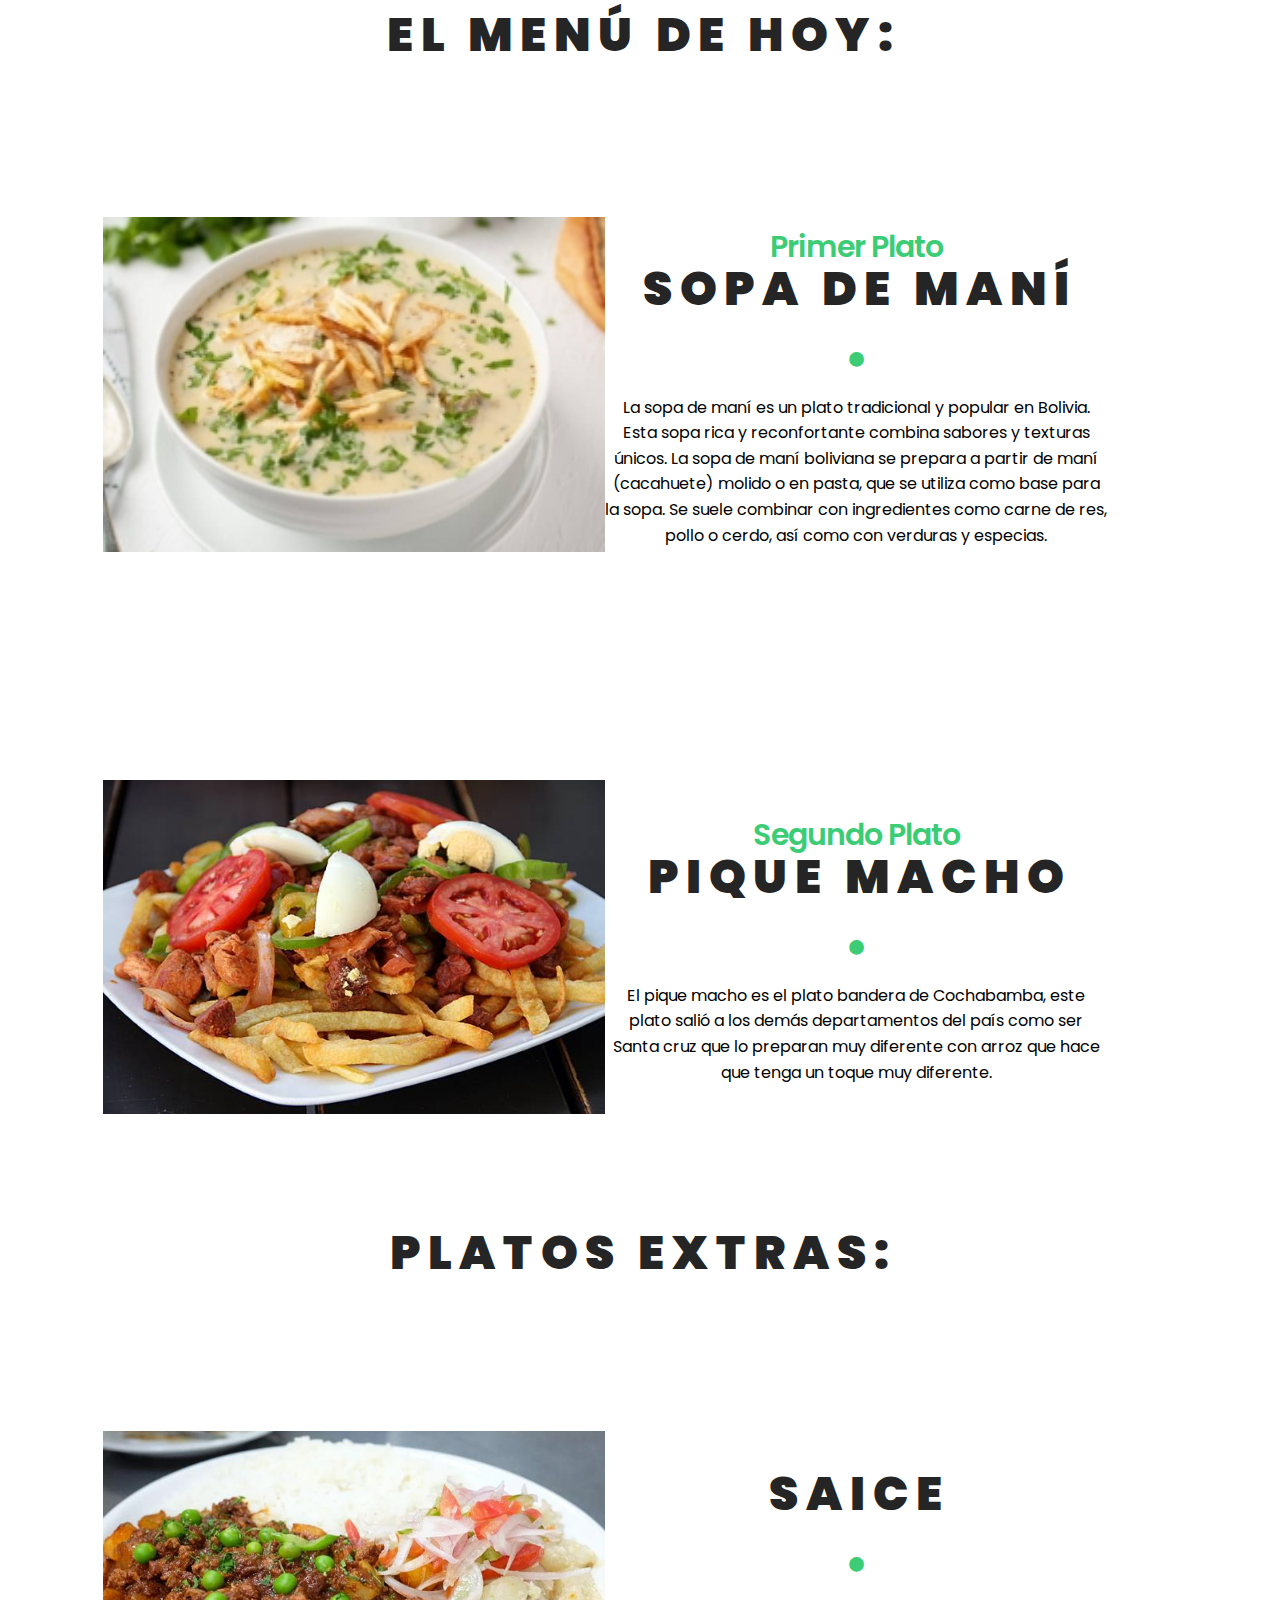
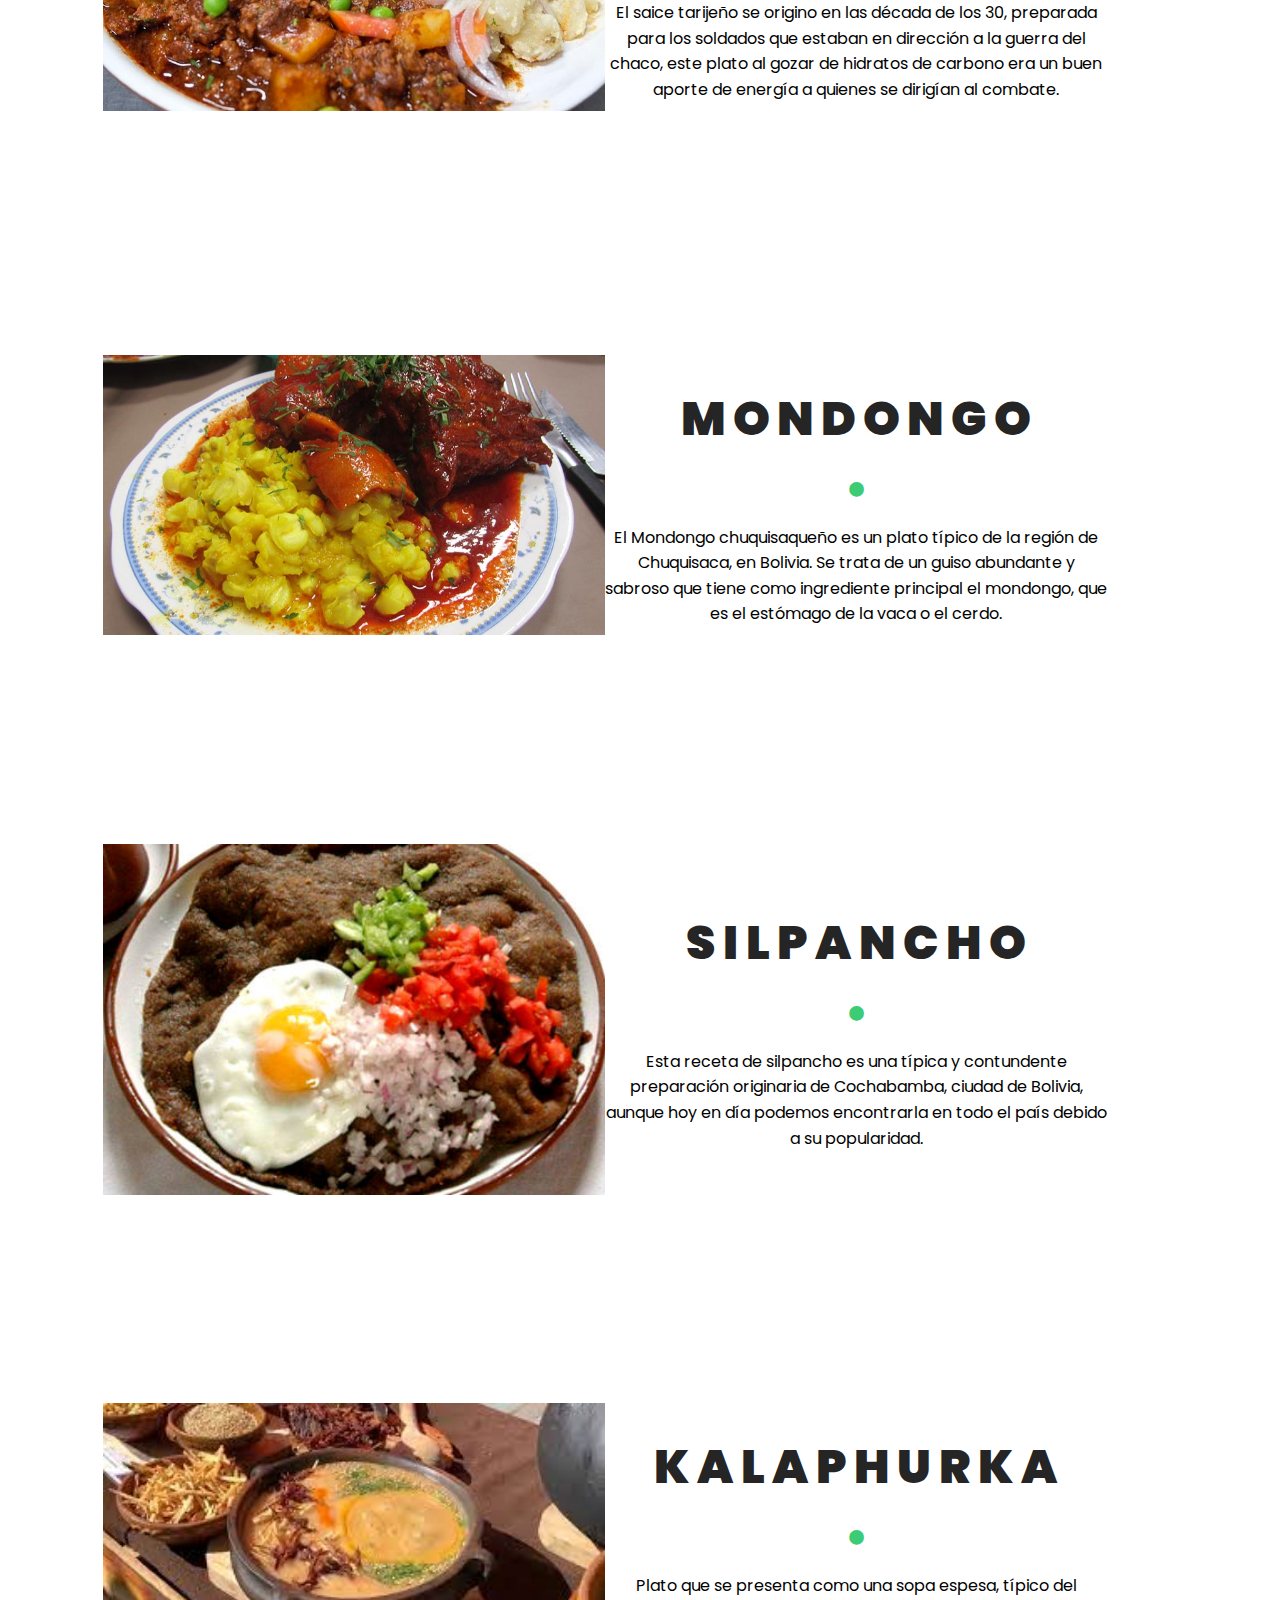
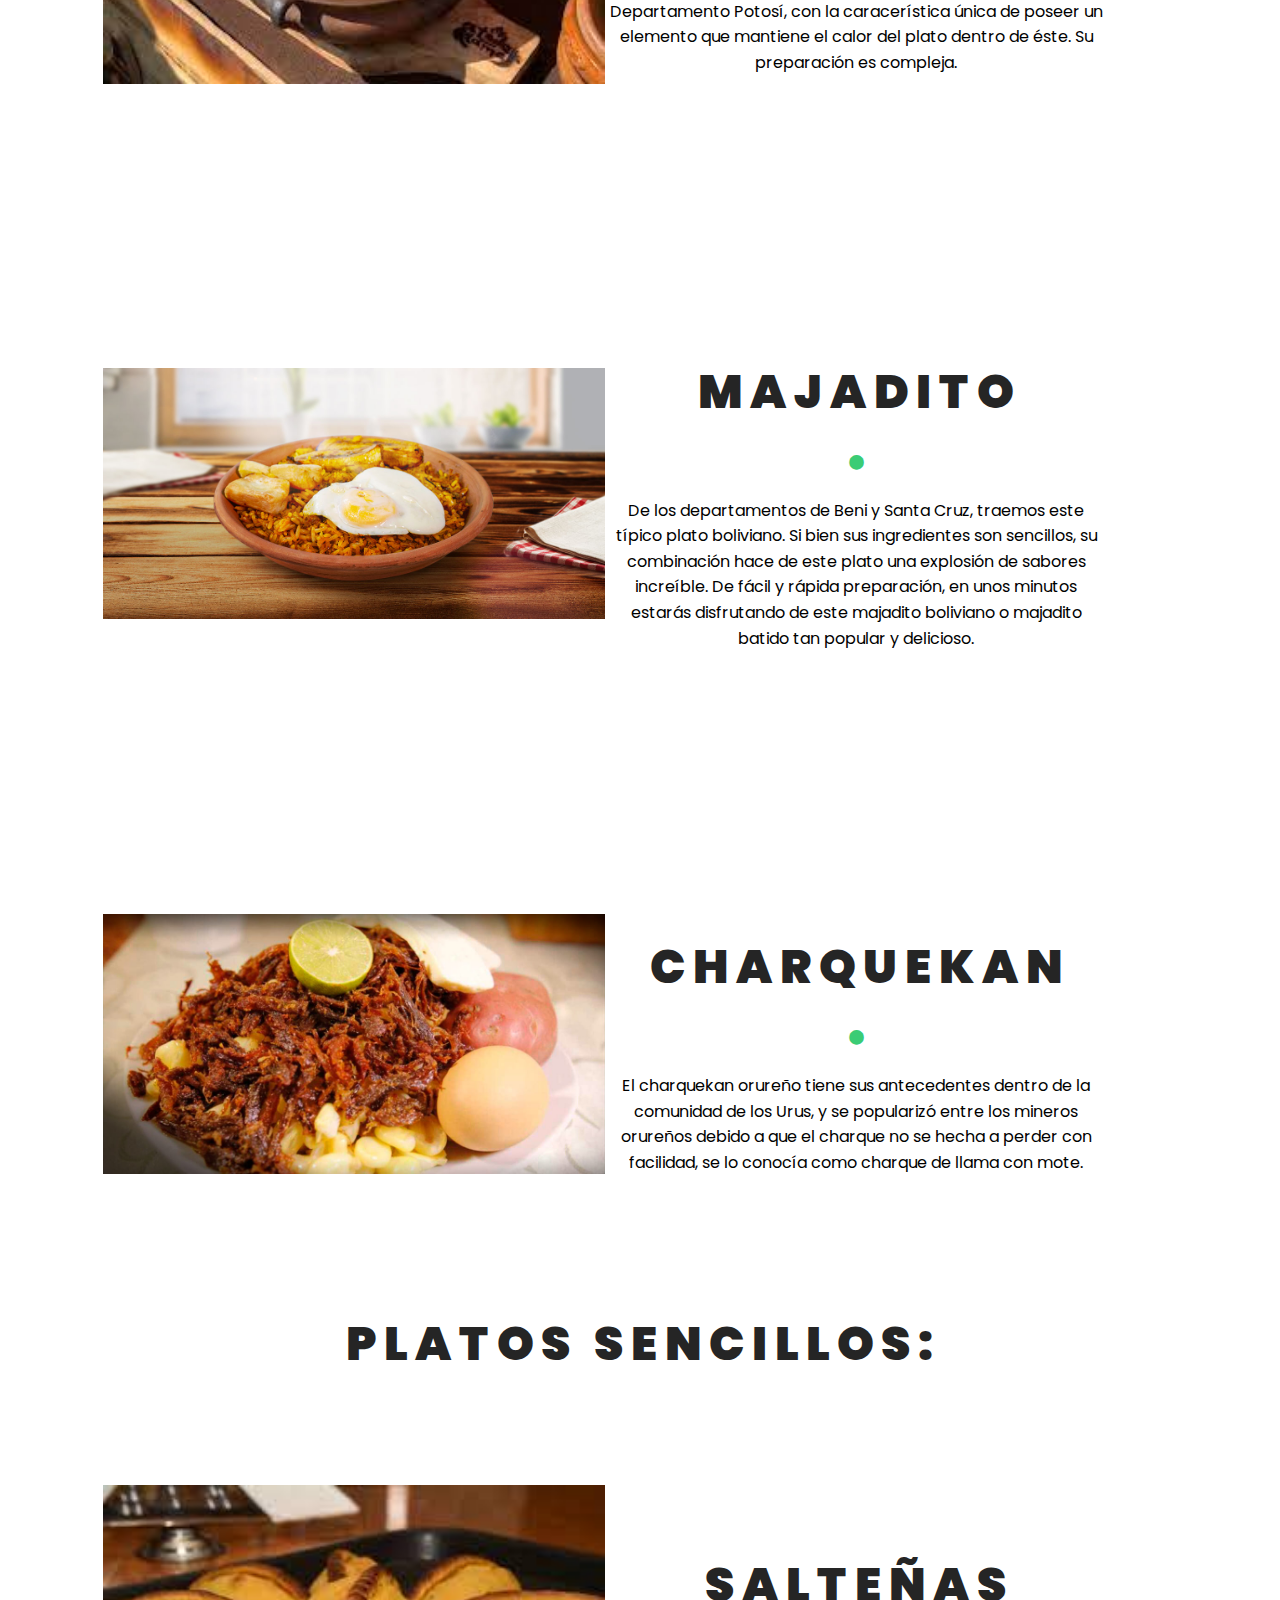
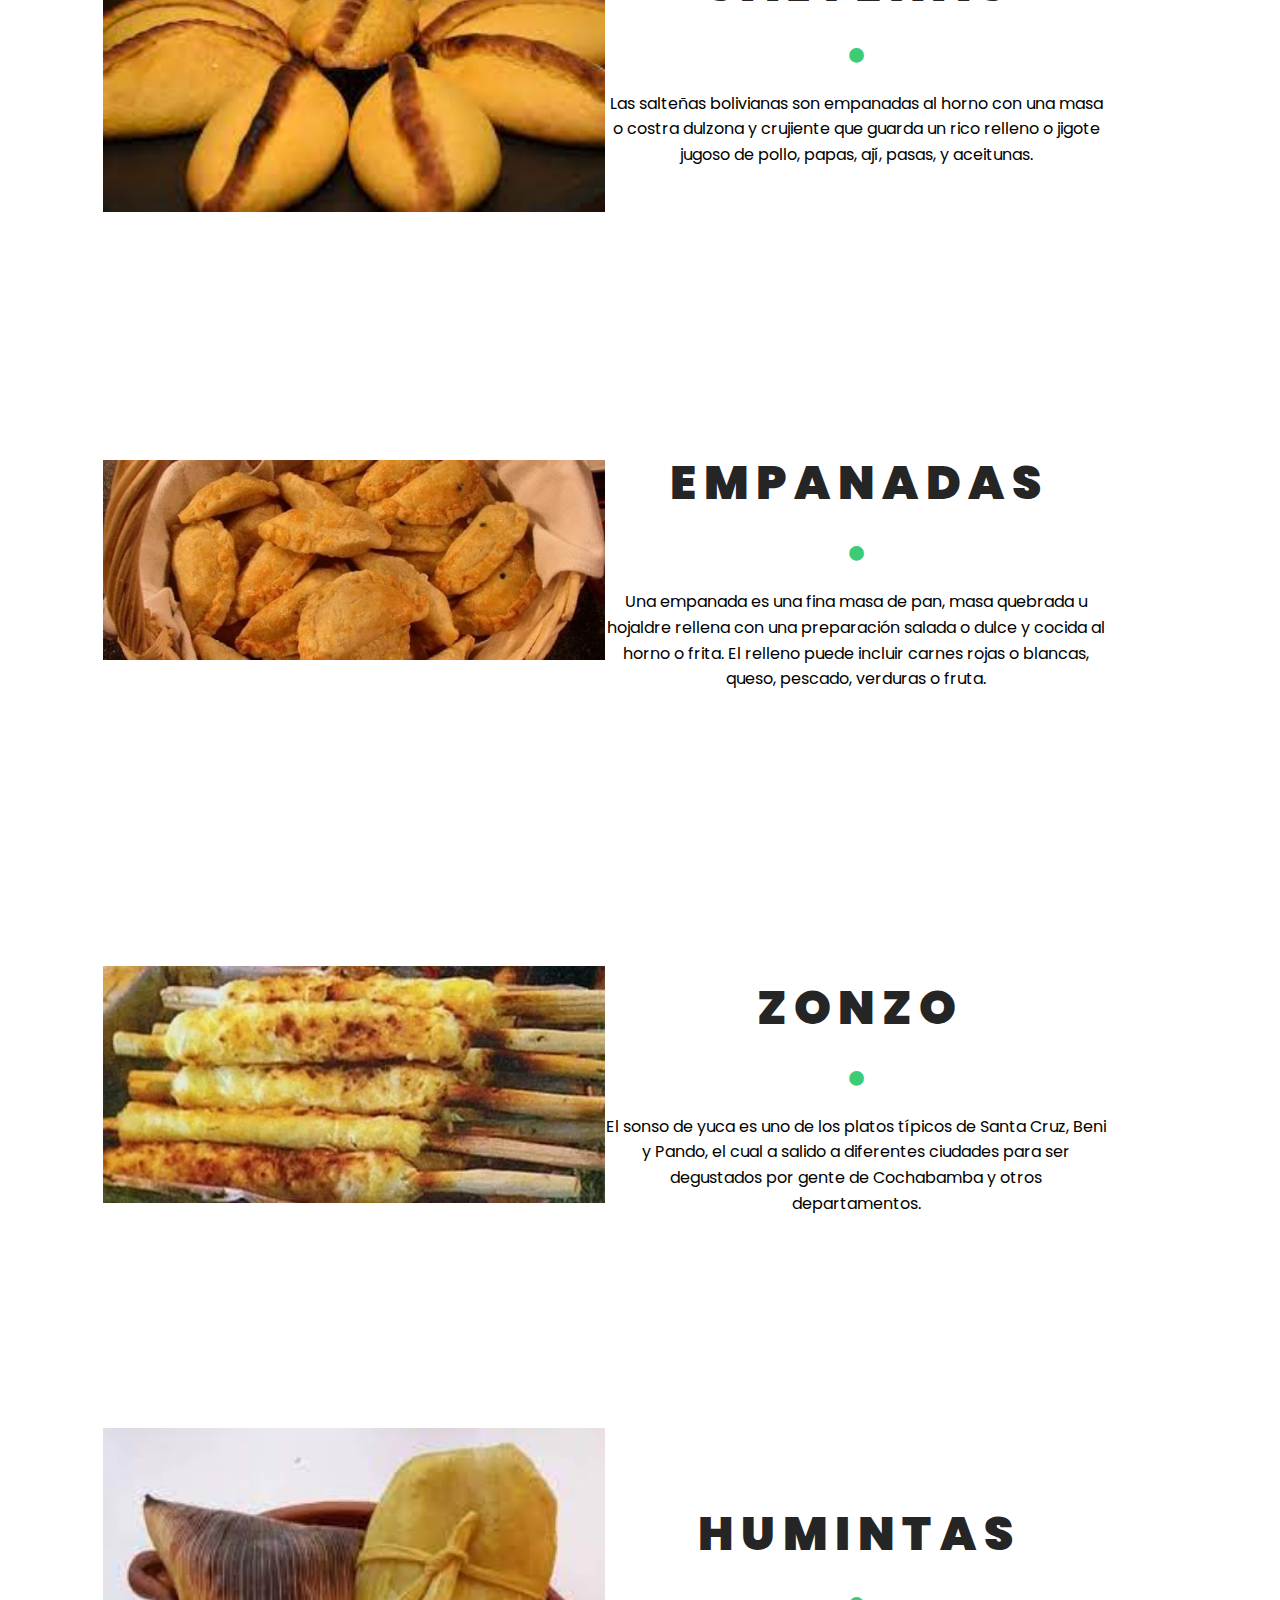
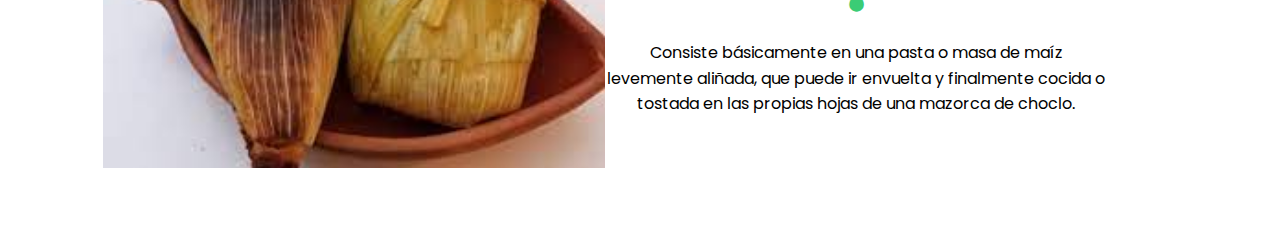
<file: Estructura/menu.html>
<!DOCTYPE html>
<html lang="en">
<head>
    <meta charset="UTF-8">
    <meta name="viewport" content="width=device-width, initial-scale=1.0">
    <title>Menú</title>
    <link rel="shortcut icon" href="../images/icono3.png">
    <link rel="stylesheet" href="https://cdnjs.cloudflare.com/ajax/libs/font-awesome/5.11.2/css/all.min.css">
    <link rel="stylesheet" href="../css/style.css">
</head>
<body>
    <div class="menu-head">
        <h1 class="head h-dark">EL MENÚ DE HOY:</h1>
        <div class="circle">
            <i class="fas fa"></i>
        </div>
    </div>
    

    <section class="dis-sto">
        <div class="container">
            <div class="res-info">
                <div>
                    <img src="../images-menu/menu1p.jpg" alt="sopa de mani">   
                </div>
                <div class="res-des pad-rig">
                    <div class="global">
                        <a name="historia" id="historia"></a>
                        <h2 class="h2-sub">
                            <span class="fil">P</span>rimer Plato
                        </h2>
                        <h1 class="head h-dark">Sopa de Maní</h1>
                        <div class="circle">
                            <i class="fas fa-circle"></i>
                        </div>
                    </div>
                    <p>
                        La sopa de maní es un plato tradicional y popular en Bolivia. Esta sopa rica y reconfortante combina sabores y texturas únicos.
                        La sopa de maní boliviana se prepara a partir de maní (cacahuete) molido o en pasta, que se utiliza como base para la sopa. Se suele combinar con 
                        ingredientes como carne de res, pollo o cerdo, así como con verduras y especias.
                    </p>
                    
                </div>

            </div>
        </div>
    </section>


    <section class="dis-sto">
        <div class="container">
            <div class="res-info">
                <div>
                    <img src="../images-menu/menu1s.jpg" alt="Pique Macho">   
                </div>
                <div class="res-des pad-rig">
                    <div class="global">
                        <a name="historia" id="historia"></a>
                        <h2 class="h2-sub">
                            <span class="fil">S</span>egundo Plato
                        </h2>
                        <h1 class="head h-dark">Pique Macho</h1>
                        <div class="circle">
                            <i class="fas fa-circle"></i>
                        </div>
                    </div>
                    <p>
                        El pique macho es el plato bandera de Cochabamba, este plato salió a los demás  departamentos del país como ser Santa cruz que lo preparan muy diferente con arroz que hace que tenga un toque muy diferente.
                    </p>
                    
                </div>

            </div>
        </div>
    </section>

    <div class="menu-head">
        <h1 class="head h-dark">PLATOS EXTRAS:</h1>
        <div class="circle">
            <i class="fas fa"></i>
        </div>
    </div>
  

    <section class="dis-sto">
        <div class="container">
            <div class="res-info">
                <div>
                    <img src="../images-menu/menu1x.jpg" alt="Saice">   
                </div>
                <div class="res-des pad-rig">
                    <div class="global">
                        <a name="historia" id="historia"></a>
                        <h1 class="head h-dark">Saice</h1>
                        <div class="circle">
                            <i class="fas fa-circle"></i>
                        </div>
                    </div>
                    <p>
                        El saice tarijeño se origino en las década de los 30, preparada para los soldados que estaban en dirección a la guerra del chaco, este plato al gozar de hidratos de carbono era un buen aporte de energía a quienes se dirigían al combate.
                    </p>
                    
                </div>

            </div>
        </div>
    </section>


    <section class="dis-sto">
        <div class="container">
            <div class="res-info">
                <div>
                    <img src="../images-menu/menu2x.jpg" alt="Mondongo">   
                </div>
                <div class="res-des pad-rig">
                    <div class="global">
                        <a name="historia" id="historia"></a>
                        <h1 class="head h-dark">Mondongo</h1>
                        <div class="circle">
                            <i class="fas fa-circle"></i>
                        </div>
                    </div>
                    <p>
                        El Mondongo chuquisaqueño es un plato típico de la región de Chuquisaca, en Bolivia. Se trata de un guiso abundante y sabroso que tiene como ingrediente principal el mondongo, que es el estómago de la vaca o el cerdo.
                    </p>
                    
                </div>

            </div>
        </div>
    </section>

    <section class="dis-sto">
        <div class="container">
            <div class="res-info">
                <div>
                    <img src="../images-menu/menu3x.jpg" alt="Silpancho">   
                </div>
                <div class="res-des pad-rig">
                    <div class="global">
                        <a name="historia" id="historia"></a>
                        <h1 class="head h-dark">Silpancho</h1>
                        <div class="circle">
                            <i class="fas fa-circle"></i>
                        </div>
                    </div>
                    <p>
                        Esta receta de silpancho es una típica y contundente preparación originaria de Cochabamba, ciudad de Bolivia, aunque hoy en día podemos encontrarla en todo el país debido a su popularidad.
                    
                </div>

            </div>
        </div>
    </section>

    <section class="dis-sto">
        <div class="container">
            <div class="res-info">
                <div>
                    <img src="../images-menu/menu4x.jpg" alt="Kalaphurka">   
                </div>
                <div class="res-des pad-rig">
                    <div class="global">
                        <a name="historia" id="historia"></a>
                        <h1 class="head h-dark">Kalaphurka</h1>
                        <div class="circle">
                            <i class="fas fa-circle"></i>
                        </div>
                    </div>
                    <p>
                        Plato que se presenta como una sopa espesa, típico del Departamento Potosí, con la caracerística única de poseer un elemento que mantiene el calor del plato dentro de éste. Su preparación es compleja.
                    </p>
                    
                </div>

            </div>
        </div>
    </section>

    <section class="dis-sto">
        <div class="container">
            <div class="res-info">
                <div>
                    <img src="../images-menu/menu5x.jpg" alt="Majadito">   
                </div>
                <div class="res-des pad-rig">
                    <div class="global">
                        <a name="historia" id="historia"></a>
                        <h1 class="head h-dark">Majadito</h1>
                        <div class="circle">
                            <i class="fas fa-circle"></i>
                        </div>
                    </div>
                    <p>
                        De los departamentos de Beni y Santa Cruz, traemos este típico plato boliviano. Si bien sus ingredientes son sencillos, su combinación hace de este plato una explosión de sabores increíble. De fácil y rápida preparación, en unos minutos estarás disfrutando de este majadito boliviano o majadito batido tan popular y delicioso.
                    </p>
                    
                </div>

            </div>
        </div>
    </section>

    <section class="dis-sto">
        <div class="container">
            <div class="res-info">
                <div>
                    <img src="../images-menu/menu7x.jpg" alt="CharqueKan">   
                </div>
                <div class="res-des pad-rig">
                    <div class="global">
                        <a name="historia" id="historia"></a>
                        <h1 class="head h-dark">Charquekan</h1>
                        <div class="circle">
                            <i class="fas fa-circle"></i>
                        </div>
                    </div>
                    <p>
                        El charquekan orureño tiene sus antecedentes dentro de la comunidad de los Urus, y se popularizó entre los mineros orureños debido a que el charque no se hecha a perder con facilidad, se lo conocía como charque de llama con mote.
                    </p>
                    
                </div>

            </div>
        </div>
    </section>

    <div class="menu-head">
        <h1 class="head h-dark">PLATOS SENCILLOS:</h1>
        <div class="circle">
            <i class="fas fa"></i>
        </div>
    </div>

    <section class="dis-sto">
        <div class="container">
            <div class="res-info">
                <div>
                    <img src="../images-menu/menu5e.jpg" alt="Salteñas">   
                </div>
                <div class="res-des pad-rig">
                    <div class="global">
                        <a name="historia" id="historia"></a>
                        <h1 class="head h-dark">Salteñas</h1>
                        <div class="circle">
                            <i class="fas fa-circle"></i>
                        </div>
                    </div>
                    <p>
                        Las salteñas bolivianas son empanadas al horno con una masa o costra dulzona y crujiente que guarda un rico relleno o jigote jugoso de pollo, papas, ají, pasas, y aceitunas.
                    </p>
                    
                </div>

            </div>
        </div>
    </section>

    <section class="dis-sto">
        <div class="container">
            <div class="res-info">
                <div>
                    <img src="../images-menu/menu2e.jpg" alt="Empanadas">   
                </div>
                <div class="res-des pad-rig">
                    <div class="global">
                        <a name="historia" id="historia"></a>
                        <h1 class="head h-dark">Empanadas</h1>
                        <div class="circle">
                            <i class="fas fa-circle"></i>
                        </div>
                    </div>
                    <p>
                        Una empanada es una fina masa de pan, masa quebrada u hojaldre rellena con una preparación salada o dulce y cocida al horno o frita. El relleno puede incluir carnes rojas o blancas, queso, pescado, verduras o fruta. 
                    </p>
                    
                </div>

            </div>
        </div>
    </section>

    <section class="dis-sto">
        <div class="container">
            <div class="res-info">
                <div>
                    <img src="../images-menu/menu3e.jpg" alt="zonzo">   
                </div>
                <div class="res-des pad-rig">
                    <div class="global">
                        <a name="historia" id="historia"></a>
                        <h1 class="head h-dark">Zonzo</h1>
                        <div class="circle">
                            <i class="fas fa-circle"></i>
                        </div>
                    </div>
                    <p>
                        El sonso de yuca es uno de los  platos típicos de Santa Cruz, Beni y Pando, el cual a salido a diferentes ciudades  para ser degustados por gente de Cochabamba  y otros departamentos.
                    </p>
                    
                </div>

            </div>
        </div>
    </section>

    <section class="dis-sto">
        <div class="container">
            <div class="res-info">
                <div>
                    <img src="../images-menu/menu4e.jpg" alt="Humintas">   
                </div>
                <div class="res-des pad-rig">
                    <div class="global">
                        <a name="historia" id="historia"></a>
                        <h1 class="head h-dark">Humintas</h1>
                        <div class="circle">
                            <i class="fas fa-circle"></i>
                        </div>
                    </div>
                    <p>
                        Consiste básicamente en una pasta o masa de maíz levemente aliñada, que puede ir envuelta y finalmente cocida o tostada en las propias hojas de una mazorca de choclo.
                    </p>
                    
                </div>

            </div>
        </div>
    </section>

    
</body>
</html>
</file>
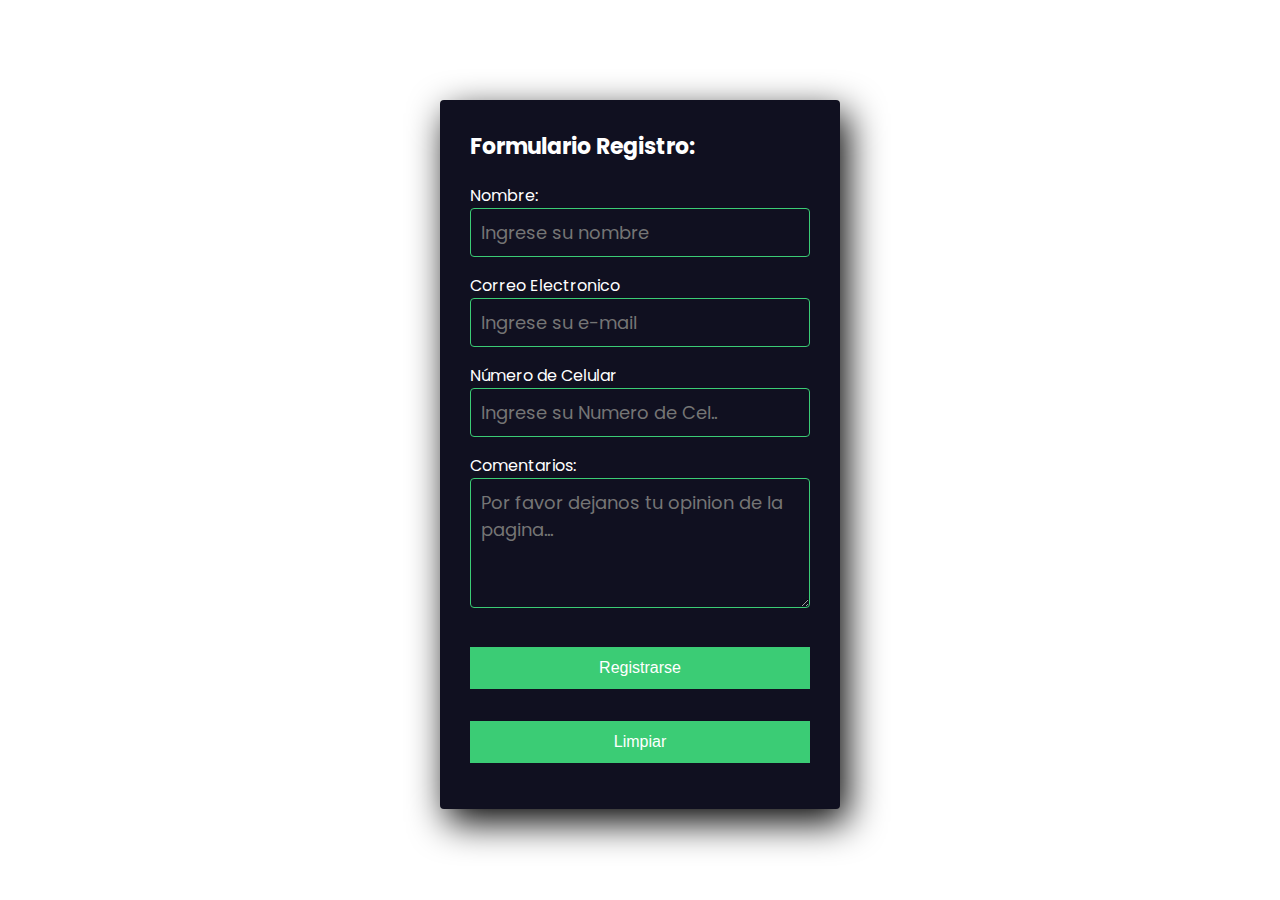
<file: Estructura/registro.html>
<!DOCTYPE html>
<html lang="en">
<head>
    <meta charset="UTF-8">
    <meta name="viewport" content="width=device-width, initial-scale=1.0">
    <title>Registro</title>
    <link rel="shortcut icon" href="../images/icono2.png">
    <link rel="stylesheet" href="../css/Form.css">
</head>
<body>

     <form action="destino.php" method="post">
        <section class="form-registro">
            <h4>Formulario Registro:</h4>
            <label for="nombre">Nombre: </label>
            <input class="controls" type="text" name="nombre" id="name-label" autocomplete="on" placeholder="Ingrese su nombre">
            <label for="correo">Correo Electronico</label>
            <input class="controls" type="email" name="correo" id="email-label" autocomplete="on" placeholder="Ingrese su e-mail">
            <label for="number">Número de Celular</label>
            <input class="controls" type="tel" name="number" id="number-label" placeholder="Ingrese su Numero de Cel..">
            <label for=""></label>
            <label for="coment">Comentarios:</label>
            <textarea class="controls" name="coment" id="sugerencias" cols="20" rows="4" itemid="coment-label" placeholder="Por favor dejanos tu opinion de la pagina..."></textarea>
            <input class="boton" type="submit" value="Registrarse" id="submit" >
            <input class="boton" type="reset" value="Limpiar">
        </section>
    </form>    
</body>
</html>
</file>
<file: css/style.css>
@import url('https://fonts.googleapis.com/css2?family=Poppins:ital,wght@0,200;0,300;0,400;0,500;0,600;1,200;1,300;1,400&display=swap');

/*Globales*/
*,
*::before,
*::after{
    margin: 0;
    padding: 0;
    box-sizing: border-box;
}

html{
    font-family: 'Poppins', sans-serif;
    font-size: 10px;
    color: black;
    scroll-behavior: smooth;
}
body{
    overflow-x: hidden;
}
section{
    padding: 3.9rem 0;
    overflow: hidden;
}
img{
    width: 100%;
    max-width: 100%;
}
a{
    text-decoration: none;
}
p{
    font-size: 1.6rem;
}
.container{
    width: 100%;
    max-width: 122.5rem;
    margin: 0 auto;
    padding: 0 2.4rem;
}


header{
    width: 100%;
    position: absolute;
    top: 0;
    left: 0;
    z-index: 1;
    background-image: linear-gradient(to bottom,rgb(0,0,0,.5), transparent);
}
.nav{
    height: 7.2rem;
    display: flex;
    align-items: center;
    justify-content: center;
}
.menu-toggle{
    color:#fff;
    font-size: 2.2rem;
    position: absolute;
    top: 50%;
    transform: translateY(-50%);
    right: 2.5rem;
    cursor: pointer;
    z-index: 1500;
}
.fa-times{
    display: none;
}
.nav-list{
    list-style: none;
    position: fixed;
    top: 0;
    left: 0;
    width: 80%;
    height: 100vh;
    background-color: #252525;
    padding: 4.4rem;
    display: flex;
    flex-direction: column;
    justify-content: space-around;
    z-index: 1250;
    transform: translateX(-100%);
}
.nav::before{
    content:'';
    position: fixed;
    top: 0;
    left: 0;
    width: 100vw;
    height: 100vh;
    background-color: rgba(0, 0, 0, .8);
    z-index: 1000;
    opacity: 0;
    transform: scale(0);
    transition: opacity .5s;
}
.open .fa-times{
    display: block;
}
.open .fa-bars{
    display: none;
}
.open .nav-list{
    transform: translateX(0);
}
.open .nav::before{
    opacity: 1;
    transform: scale(1);
}
.logo{
    color: white;
    font-size: 2rem;
    font-weight: 600;
}
.nav-icon{
    border-bottom: 2px solid rgba(255, 255, 255, .3);
}
.nav-link{
    display: block;
    color: white;
    text-transform: uppercase;
    font-size: 1.6rem;
    letter-spacing: 2px;
    margin-right:-2px ;
}
.nav-link:hover{
    color: #3bcc75;
}


.hero{
    width: 100%;
    height: 70vh;
    background: url(../images/Principal.jpg) center no-repeat;
    background-size: cover;
    display: flex;
    align-items: center;
    text-align: center;
}
.h2-sub{
    font-size: 3rem;
    font-family: 'Poppins', sans-serif;
    color: #3bcc75;
    font-weight: 600;
    line-height: .4;
}
.fil{
    text-transform: uppercase;
    font-size: 3rem;
}
.head{
    color: white;
    font-size: 3.7rem;
    font-family: 'Poppins', sans-serif;
    text-transform: uppercase;
    font-weight: 900;
    letter-spacing: .5rem;
}
.circle{
    font-size: 1.5rem;
    color: #3bcc75;
    margin: 0 1.6rem;
}
.he-des h5{
    color: white;
    font-size: 1.4rem;
    font-weight: 100;
    text-transform: uppercase;
    margin-bottom: 1.2rem;
    letter-spacing: 3px;
    margin-right: -3px;
}
.btn{
    display: inline-block;
    text-transform: uppercase;
    letter-spacing: 2px;
    margin-right: -2px;
}
.cta-btn{
    font-size: 1.1rem;
    background-color: #ffc845;
    padding: 1.5rem 3rem;
    color: white;
    border-radius: .4rem;
}
.cta-btn:hover,
.cta-btn:focus{
    color: white;
    background-color: #3bcc75;
}

.global{
    text-align: center;
    margin-top: 3.9rem;
}
.dis-sto .global{
    margin-top: 6.9rem;
}
.global .circle{
    color: #3bcc75;
    margin: 2.4rem;
}
.h-dark{
    color: #252525;
    letter-spacing: .7rem;
    margin-right: -.7rem;
}
.global .h2-sub{
    letter-spacing: -1px;
    line-height: .42;
}
.res-info{
    text-align: center;
}
.res-des{
    margin-bottom: 3rem;
}
.res-des p{
    line-height: 1.6;
    margin-bottom: 2.4rem;
}

/*Menu*/

.taste{
    background: url(../images/platillos.jpg) center no-repeat;
    background-size: cover;
}
.bt{
    min-height: 65vh;
    display: flex;
    align-items: center;
}

/*Platillos*/

.image-group{
    display: grid;
    grid-template-columns: repeat(2, 1fr);
    grid-gap: 1.5rem;
}
.disco .res-des{
    padding-top: 3rem;
    margin-bottom: 0;
}
.pb{
    background: url(../images/mesa.jpg) center no-repeat;
    background-size: cover;
}

/*footer*/

footer{
    padding: 7.9rem 0;
    background-color: #121212;
    color: white;
    text-align: center;
    position: relative;
}
.footer-content{
    overflow: hidden;
}
.footer-content h4{
    font-size: 1.9rem;
    text-transform: uppercase;
    font-weight: 100;
    letter-spacing: 3px;
    margin-bottom: 3rem;
}
.footer-content .circle{
    margin: 2.4rem;

}
.footer-content-about{
    margin-bottom: 5.4rem;
}
.footer-content-about p{
    line-height: 2;
}

.social-icons{
    list-style: none;
    margin-bottom: 5.4rem;
    display: flex;
    justify-content: center;
}
.social-icons i{
    font-size: 2rem;
    color: #3bcc75;
    padding: .8rem 2rem;
    
}

.social-icons i:hover,
.social-icons i:focus{
    color: #ffc845;
}

.news-forms{
    width: 100%;
    position: relative;
    display: flex;
    justify-content: center;
}

.news-input{
    width: 100%;
    max-width: 25rem;
    padding: 1rem;
    border-radius: .4rem;
}
.news-btn{
    background: transparent;
    border: none;
    color: #252525;
    cursor: pointer;
    font-size: 1.6rem;
    padding: 1px .6rem;
    position: absolute;
    top: 30%;
    margin-left: 20.5rem;
}

@media screen and (min-width: 900px){

    section{
        padding: 7.9rem;
    }

    .menu-toggle{
        display: none;
    }

    .nav{
        justify-content: space-between;
    }

    .nav-list{
        position: initial;
        width: initial;
        height: initial;
        background-color: transparent;
        padding: 0;
        justify-content: initial;
        flex-direction: row;
        transform: initial;
        transition: initial;
    }

    .nav-item{
        margin: 0 2.4rem;
    }

    .nav-item:last-child{
        margin-right: 0;
    }

    .nav-link{
        font-size: 1.3rem;
    }

    .active{
        position: relative;
    }
    .activate::before{
        content: '';
        position: absolute;
        width: 100%;
        height: 2px;
        background-color: white;
        left: 0;
        bottom: -3px;
    }

    .h2-sub{
        font-size: 3rem;
    }

    .fil{
        font-size: 3rem;
    }

    .head{
        font-size: 4.7rem;
        letter-spacing: .8rem;
    }

    .res-info{
        display: flex;
        align-items: center;
    }

    .res-info > div{
        flex: 1;
    }

    .pad-rig{
        padding-right: 7rem;
    }

    .footer-content{
        max-width: 77.5rem;
        margin: auto;
    }

    .footer-content-about{
        max-width: 51.3rem;
        margin: 0 auto 5.4rem;
    }

    .footer-div{
        display: flex;
        justify-content: space-between;
    }

    .social-media,
    .news-form{
        width: 100%;
        max-width: 27.3rem;
        margin: 0 1rem;
    }

    .news-btn{
        margin-left: 7.5rem;
    }
}

.menu-head{
    text-align: center;
}
</file>
<file: css/Form.css>
@import url('https://fonts.googleapis.com/css2?family=Poppins:ital,wght@0,200;0,300;0,400;0,500;0,600;1,200;1,300;1,400&display=swap');

*{
    margin: 0;
    padding: 0;
    box-sizing: border-box;
}

.form-registro{
    width: 400px;
    background:rgb(16, 16, 32) ;
    padding: 30px;
    margin: auto;
    margin-top: 100px;
    border-radius: 4px;
    font-family: 'Poppins', sans-serif;
    color: white;
    box-shadow: 7px 13px 37px #000;
}
.form-registro h4{
    font-size: 22px;
    margin-bottom: 20px;
}
.controls{
    width: 100%;
    background-color:rgb(16, 16, 32);
    padding: 10px;
    border-radius: 4px;
    margin-bottom: 16px;
    border: 1px solid #3bcc75;
    font-family: 'Poppins', sans-serif;
    font-size: 18px;
    color: white;
}

.form-registro .boton{
    width: 100%;
    background-color: #3bcc75;
    border: none;
    padding: 12px;
    color: white;
    margin: 16px 0;
    font-size: 16px;
}
</file>
